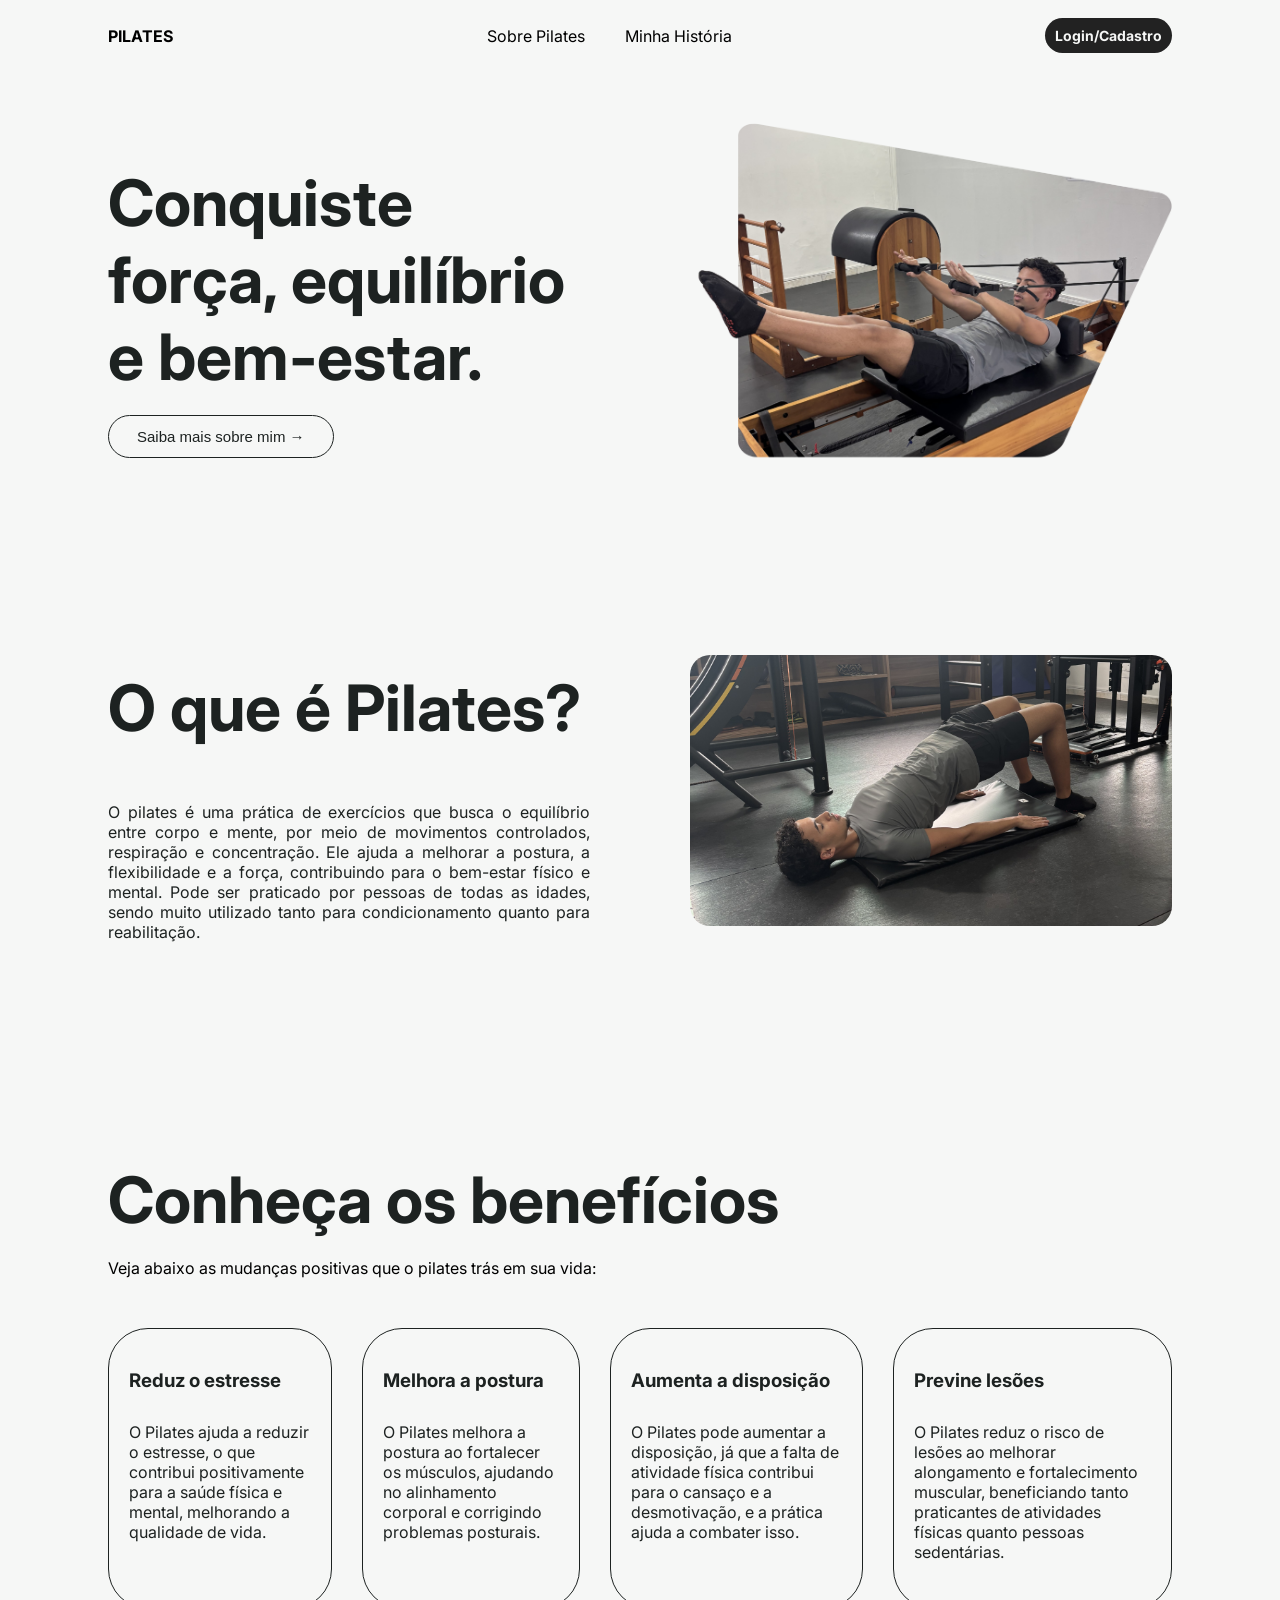
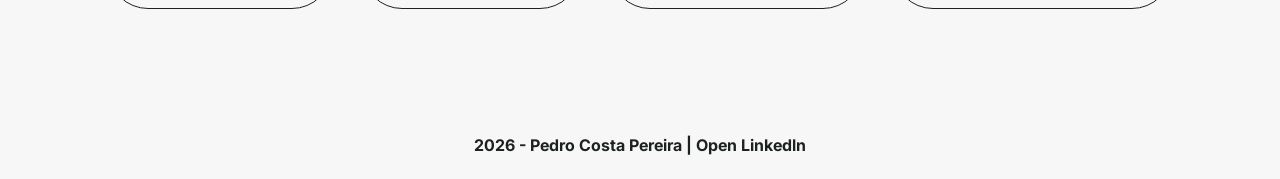
<file: public/index.html>
<!DOCTYPE html>
<html lang="en">
<head>
    <meta charset="UTF-8">
    <meta name="viewport" content="width=device-width, initial-scale=1.0">

    <title>Pilates - Início</title>

    <link rel="icon" href="assets/icons/icone.png">
    <link rel="stylesheet" href="css/institucional.css">
</head>
<body>
    
    <header>

        <div class="titulo"><a href="index.html">PILATES</a></div>

        <div class="header-pags">
            <a id="sobre_pilates" onclick="adicionarNegrito()" href="#secao-2">Sobre Pilates</a>
            <a href="minha-historia.html">Minha História</a>
        </div>

        <div class="header-botao">
            <a href="login.html">Login/Cadastro</a>
        </div>

    </header>

    <div class="secao">

        <div class="secao-principal">
            <h1>Conquiste <br>
                força, equilíbrio <br>
                e bem-estar.</h1>

            <button><a href="minha-historia.html">Saiba mais sobre mim →</a></button>
        </div>

        <div class="secao-img">
            <img src="assets/img/in-1.png" alt="Imagem Principal Seção 1" title="Execução do exercício 'The Hundred' no Reformer">
        </div>

    </div>

    <div class="secao" id="secao-2">

        <div class="secao-principal">
            <h1>O que é Pilates?</h1> <br>

            <p>O pilates é uma prática de exercícios que busca o equilíbrio
                entre corpo e mente, por meio de movimentos controlados,
                respiração e concentração. Ele ajuda a melhorar a postura, a
                flexibilidade e a força, contribuindo para o bem-estar
                físico e mental. Pode ser praticado por pessoas de todas as
                idades, sendo muito utilizado tanto para condicionamento
                quanto para reabilitação.</p>
        </div>

        <div class="secao-img">
            <img src="assets/img/in-2.png" alt="Imagem Principal Seção 2" title="Execução do exercício 'Elevação Pélvica' no colchonete">
        </div>

    </div>

    <div class="secao" id="secao-3">

        <div class="secao-conteudo">

            <div class="secao-cards-principal">
                <h1>Conheça os benefícios</h1> 
                <p>Veja abaixo as mudanças positivas que o pilates trás em sua vida:</p>
            </div>

            <div class="secao-cards">

                <div class="card">
                    <h3 class="card-titulo">Reduz o estresse</h3>
                    <p>O Pilates ajuda a reduzir o estresse, o que contribui positivamente para a saúde física e mental,
                        melhorando a qualidade de vida.</p>
                </div>

                <div class="card">
                    <h3 class="card-titulo">Melhora a postura</h3>
                    <p>O Pilates melhora a postura ao fortalecer os músculos, ajudando no alinhamento corporal
                        e corrigindo problemas posturais.</p>
                </div>

                <div class="card">
                    <h3 class="card-titulo">Aumenta a disposição</h3>
                    <p>O Pilates pode aumentar a disposição, já que a falta de atividade física contribui para o cansaço e
                        a desmotivação, e a prática ajuda a combater isso.</p>
                </div>  

                <div class="card">
                    <h3 class="card-titulo">Previne lesões</h3>
                    <p>O Pilates reduz o risco de lesões ao melhorar alongamento e fortalecimento muscular, beneficiando tanto
                        praticantes de atividades físicas quanto pessoas sedentárias.</p>
                </div>  

            </div>

        </div>
    </div>

    <footer>

        <div class="titulo">2026 - Pedro Costa Pereira | <a href="http://www.linkedin.com/in/pedrocosta6/">Open Linkedln</a></div>

    </footer>

</body>
</html>

<script>

    // Função para adicionar negrito ao elemento clicável do header
    function adicionarNegrito()
    {
        sobre_pilates.innerHTML = `<b>Sobre Pilates</b>`;
    }

</script>
</file>
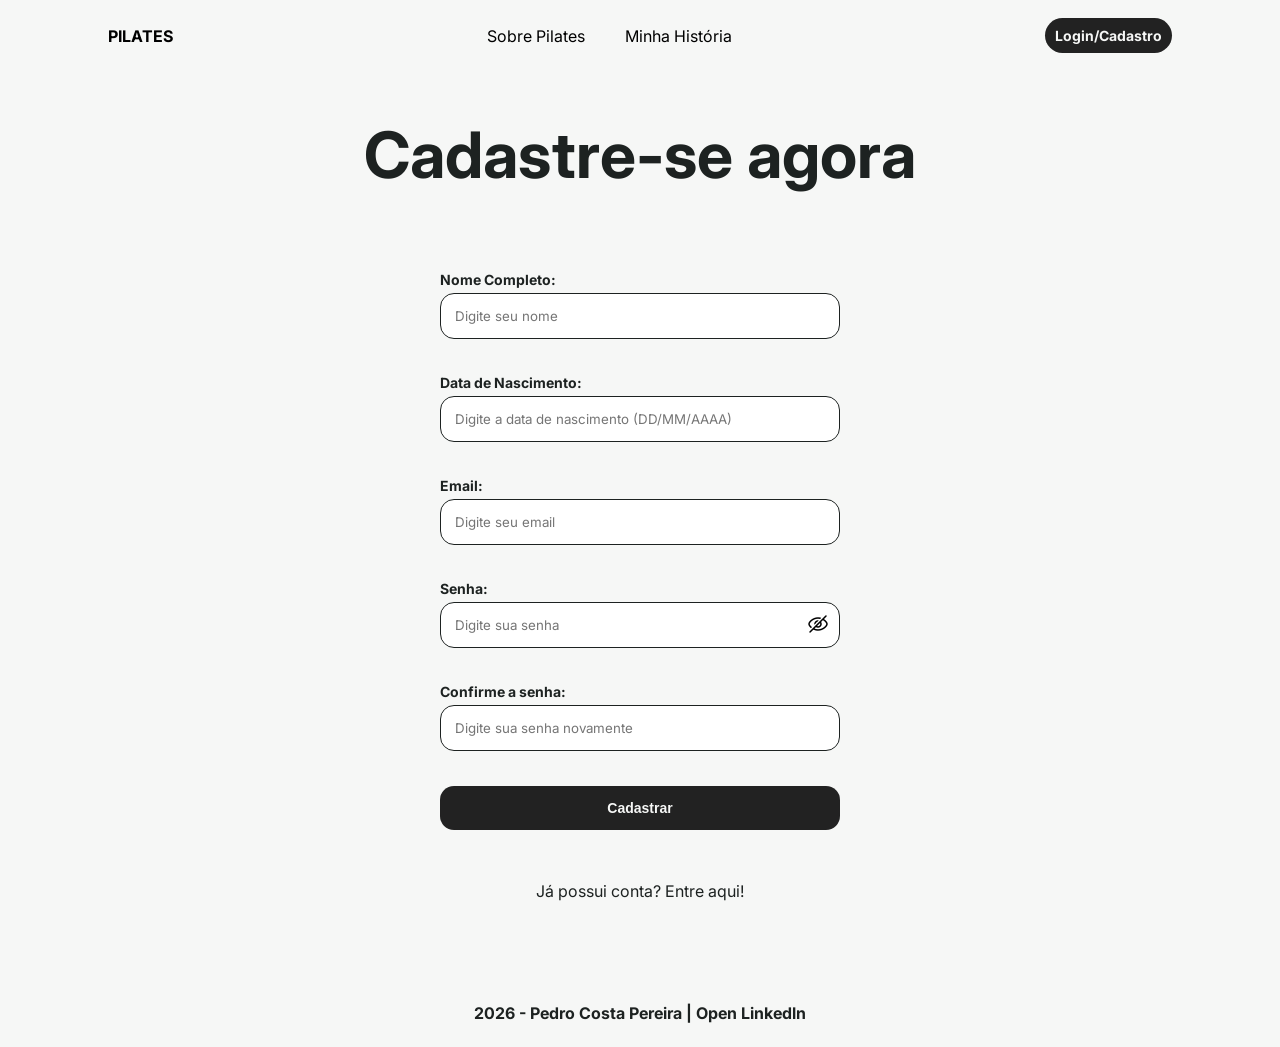
<file: public/cadastro.html>
<!DOCTYPE html>
<html lang="en">
<head>
    <meta charset="UTF-8">
    <meta name="viewport" content="width=device-width, initial-scale=1.0">

    <title>Pilates - Cadastre-se</title>

    <script src="js/sessao.js"></script>

    <link rel="icon" href="assets/icons/icone.png">
    <link rel="stylesheet" href="css/institucional.css">
    <link rel="stylesheet" href="css/formulario.css">

</head>
<body>

    <header>

        <div class="titulo"><a href="index.html">PILATES</a></div>

        <div class="header-pags">
            <a href="#secao-2">Sobre Pilates</a>
            <a href="minha-historia.html">Minha História</a>
        </div>

        <div class="header-botao">
            <a href="login.html">Login/Cadastro</a>
        </div>

    </header>

    <div class="form">

        <h1>Cadastre-se agora</h1>

        <div class="campo">
            <p>Nome Completo:</p>
            <input type="text" id="ipt_nome_user" placeholder="Digite seu nome">
        </div>
        
        <div class="campo">
            <p>Data de Nascimento:</p>
            <input type="text" id="ipt_nascimento_user" placeholder="Digite a data de nascimento (DD/MM/AAAA)">
        </div>

        <div class="campo">
            <p>Email:</p>
            <input type="email" id="ipt_email_user" placeholder="Digite seu email">
        </div>

        <div class="campo">
            <p>Senha:</p>
            <div id="div_olho" class="div_olho">
                <input type="password" id="ipt_senha_user" placeholder="Digite sua senha">
                <img id="olho" onclick="verSenha()" class="olho-visivel" src="assets/icons/not-visible.png" alt="">
            </div>
        </div>

        <div class="campo"> 
            <p>Confirme a senha:</p>
            <input type="password" id="ipt_conf_senha_user" placeholder="Digite sua senha novamente">
        </div>

        <div class="campo">
            <button onclick="cadastrar()">Cadastrar</button>
        </div>

        <p>Já possui conta? <a href="login.html">Entre aqui!</a></p>

    </div>

    <footer>

        <div class="titulo">2026 - Pedro Costa Pereira | <a href="http://www.linkedin.com/in/pedrocosta6/">Open Linkedln</a></div>

    </footer>
    
</body>
</html>

<script>

    function cadastrar()
    {

        var nomeVar = ipt_nome_user.value;
        var dataBruta = ipt_nascimento_user.value;

        var dia = dataBruta[0] + dataBruta[1]; // extrai o dia da string
        var mes = dataBruta[3] + dataBruta[4]; // extrai o mes da string
        var ano = dataBruta[6] + dataBruta[7] + dataBruta[8] + dataBruta[9] // extrai o ano da string

        // reorganiza a data para formato AAAA-MM-DD (como deve ser pra inserir uma data no mysql)
        var nascimentoVar = ano + `-` + mes + `-` + dia;

        var emailVar = ipt_email_user.value;
        var senhaVar = ipt_senha_user.value;
        var confirmacaoSenhaVar = ipt_conf_senha_user.value;

        console.log(nomeVar, emailVar, senhaVar, confirmacaoSenhaVar);

        // Verificações
        if (nomeVar == "" || emailVar == "" || senhaVar == "" || confirmacaoSenhaVar == "")
        {
            alert(`Verifique campos em branco`);
            return false;
        }

        else if (nomeVar.length < 3)
        {
            alert(`Seu nome deve ter mais de 1 caractere`);
            return false;
        }

        else if (!dataBruta.includes('/'))
        {
            alert(`Certifique-se que sua data de nascimento está seguindo esse formato: DD/MM/AAAA`);
            return false;
        }

        else if (!emailVar.includes("@") || !emailVar.includes(".com"))
        {
            alert(`Certifique-se que seu e-mail contenha "@" e ".com"`);
            return false;
        }

        else if (senhaVar.length < 5)
        {
            alert(`Sua senha deve conter mais de 5 caracteres`);
            return false;
        }

        else if (confirmacaoSenhaVar != senhaVar)
        {
            alert(`Sua senha não está igual`)
            return false;
        }

        else
        {
            // Faz a requisição
            // quando o servidor responder
            // verifica se deu ok
            // converte o conteúdo
            // usa os dados
            // se qualquer coisa der errado no caminho -> cai no catch
            fetch("/usuario/cadastrar-usuario",
            {
                method: "POST",
                headers: {
                    "Content-Type": "application/json",
                },
                
                body: JSON.stringify({
                    
                    nomeServer: nomeVar,
                    dtNascServer: nascimentoVar,
                    emailServer: emailVar,
                    senhaServer: senhaVar,
                    confSenhaServer: confirmacaoSenhaVar
                }),
            })
                .then(function (resposta)
                {
                    console.log("resposta: ", resposta);

                    // Cadastro bem-sucedido: avisa o user e redireciona dps de  1s
                    if (resposta.ok)
                    {
                        alert("Cadastro realizado com sucesso! Redirecionando para tela de Login");

                        setTimeout(() => {
                            window.location = "login.html";
                        }, 1000);
                    }
                    
                    else
                    {
                        throw alert("Houve um erro ao tentar realizar o cadastro!");
                    }
                })
                .catch(function (resposta)
                {
                    alert(`#ERRO: ${resposta}`);
                });

            return false;
        }
    }

</script>
</file>
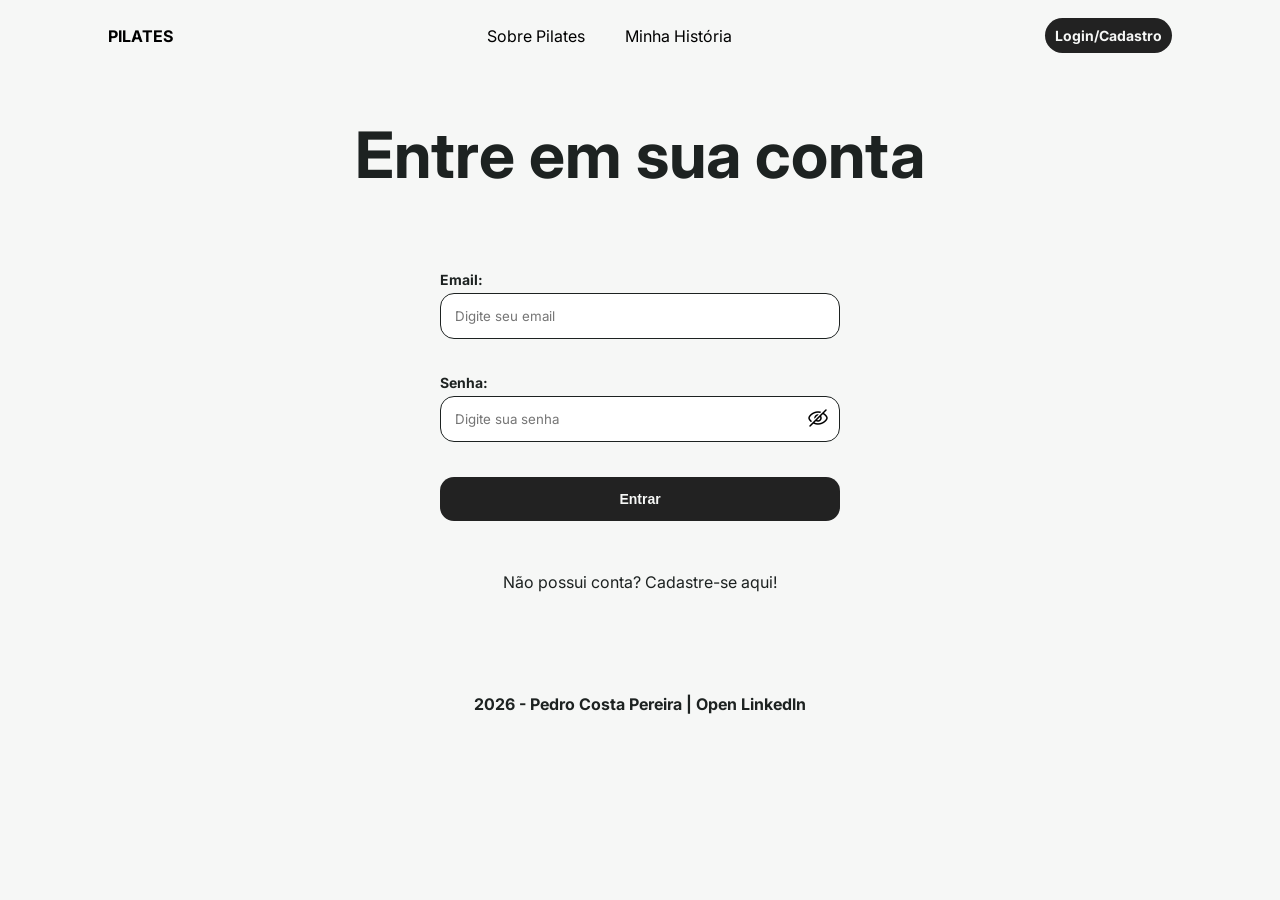
<file: public/login.html>
<!DOCTYPE html>
<html lang="en">
<head>
    <meta charset="UTF-8">
    <meta name="viewport" content="width=device-width, initial-scale=1.0">

    <title>Pilates - Entrar</title>

    <script src="js/sessao.js"></script>

    <link rel="icon" href="assets/icons/icone.png">
    <link rel="stylesheet" href="css/institucional.css">
    <link rel="stylesheet" href="css/formulario.css">
</head>
<body>

    <header>

        <div class="titulo"><a href="index.html">PILATES</a></div>

        <div class="header-pags">
            <a href="#secao-2">Sobre Pilates</a>
            <a href="minha-historia.html">Minha História</a>
        </div>

        <div class="header-botao">
            <a href="login.html">Login/Cadastro</a>
        </div>

    </header>

    <div class="form">

        <h1>Entre em sua conta</h1>

        <div class="campo">
            <p>Email:</p>
            <input type="email" id="ipt_email_user" placeholder="Digite seu email">
        </div>

        <div class="campo">
            <p>Senha:</p>
            <div id="div_olho" class="div_olho">
                <input type="password" id="ipt_senha_user" placeholder="Digite sua senha">
                <img id="olho" onclick="verSenha()" class="olho-visivel" src="assets/icons/not-visible.png" alt="">
            </div>
        </div>

        <div class="campo">
            <button onclick="entrar()">Entrar</button>
        </div>

        <p>Não possui conta? <a href="cadastro.html">Cadastre-se aqui!</a></p>

        <div id="div_aguardar" class="loading-div">
            <img src="assets/icons/circle-loading.gif" id="loading-gif">
        </div>

    </div>

    <footer>

        <div class="titulo">2026 - Pedro Costa Pereira | <a href="http://www.linkedin.com/in/pedrocosta6/">Open Linkedln</a></div>

    </footer>
    
</body>
</html>


<script>

    function entrar()
    {
        // função que realiza o login do usuário

        var emailVar = ipt_email_user.value; // captura email digitado no input
        var senhaVar = ipt_senha_user.value; // captura senha digitada no input

        // valida se algum campo está vazio
        if (emailVar == "" || senhaVar == "")
        {
            alert(`Verifique campos em branco`)
            return false;
        }

        console.log("FORM LOGIN: ", emailVar);
        console.log("FORM SENHA: ", senhaVar);

        document.getElementById("div_aguardar").style.display = "block";

        // Faz a requisição
        // quando o servidor responder
        // verifica se deu ok
        // converte o conteúdo
        // usa os dados
        // se qualquer coisa der errado no caminho -> cai no catch
        fetch("/usuario/autenticar-usuario",
        {
            method: "POST", // define método HTTP como POST para envio de dados
            headers: {
                "Content-Type": "application/json" // informa que o corpo da requisição está em JSON
            },
            body: JSON.stringify({
                // converte os dados JS para JSON para envio ao backend

                emailServer: emailVar, // envia email
                senhaServer: senhaVar // envia senha
            })
        }).then(function (resposta)
        {
            // trata resposta do backend após login

            console.log("ESTOU NO THEN DO entrar()!")

            // login autorizado
            if (resposta.ok)
            {
                console.log(resposta);

                resposta.json().then(json => {
                    // converte resposta em JSON
                    console.log(json);
                    console.log(JSON.stringify(json));

                    sessionStorage.EMAIL_USUARIO = json.email; // armazena email na sessão
                    sessionStorage.NOME_USUARIO = json.nome; // armazena nome na sessão
                    sessionStorage.ID_USUARIO = json.id; // armazena id na sessão
                    sessionStorage.OBJETIVO_USUARIO = json.objetivo; // armazena objetivo na sessão
                    sessionStorage.GENERO_USUARIO = json.genero; // armazena genero na sessão

                    // redireciona para página inicial após login
                    setTimeout(function ()
                    {
                        window.location = "inicio.html";
                        alert(`Seja bem vindo(a), ${sessionStorage.NOME_USUARIO}`)
                    }, 1000); // apenas para exibir o loading

                    console.log("SALVEI:", sessionStorage);
                });

            }
            
            else
            {
                // caso login falhe
                resposta.text().then(texto => {
                    // Esconde o loading se der erro
                    document.getElementById("div_aguardar").style.display = "none";

                    console.error(texto);
                });
            }

        }).catch(function (erro)
        {
            // Esconde o loading se cair no catch
            document.getElementById("div_aguardar").style.display = "none";

            // erro na requisição
            console.log(erro);
        })

        return false;
    }

</script>
</file>
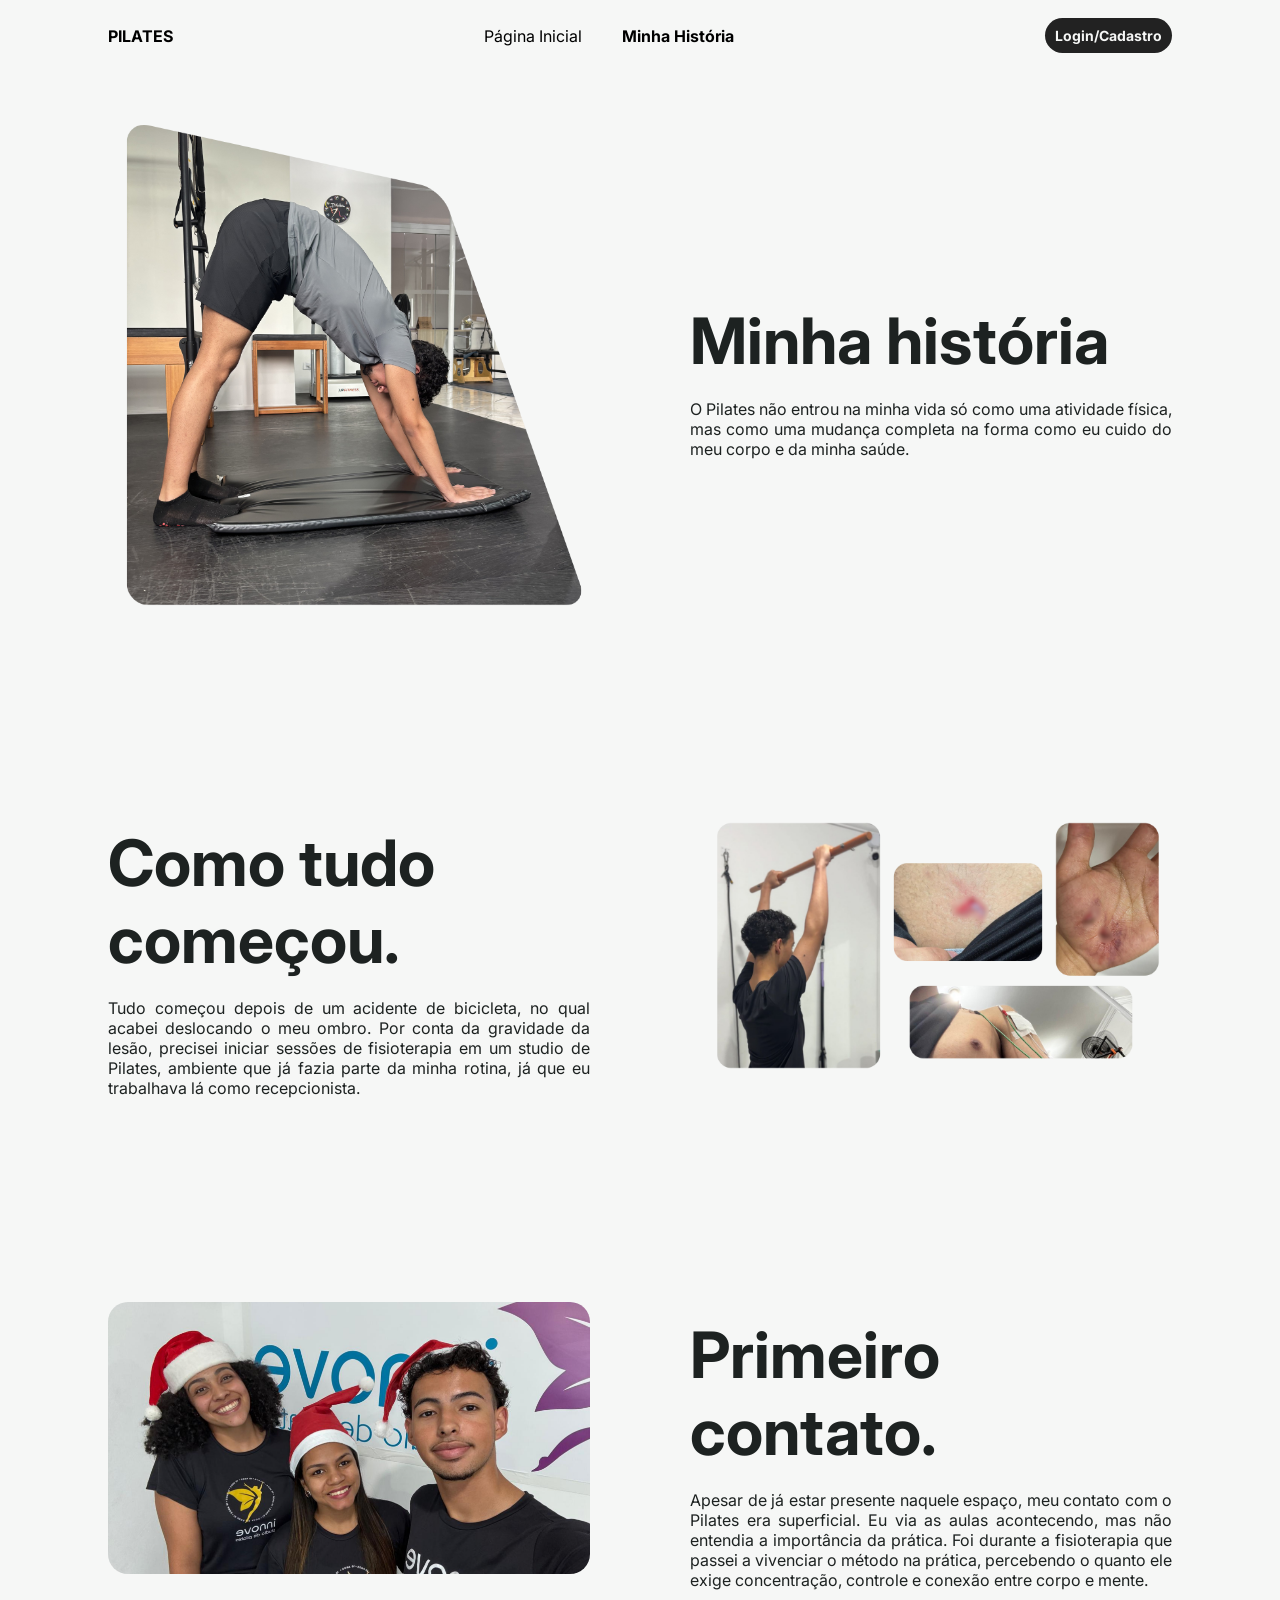
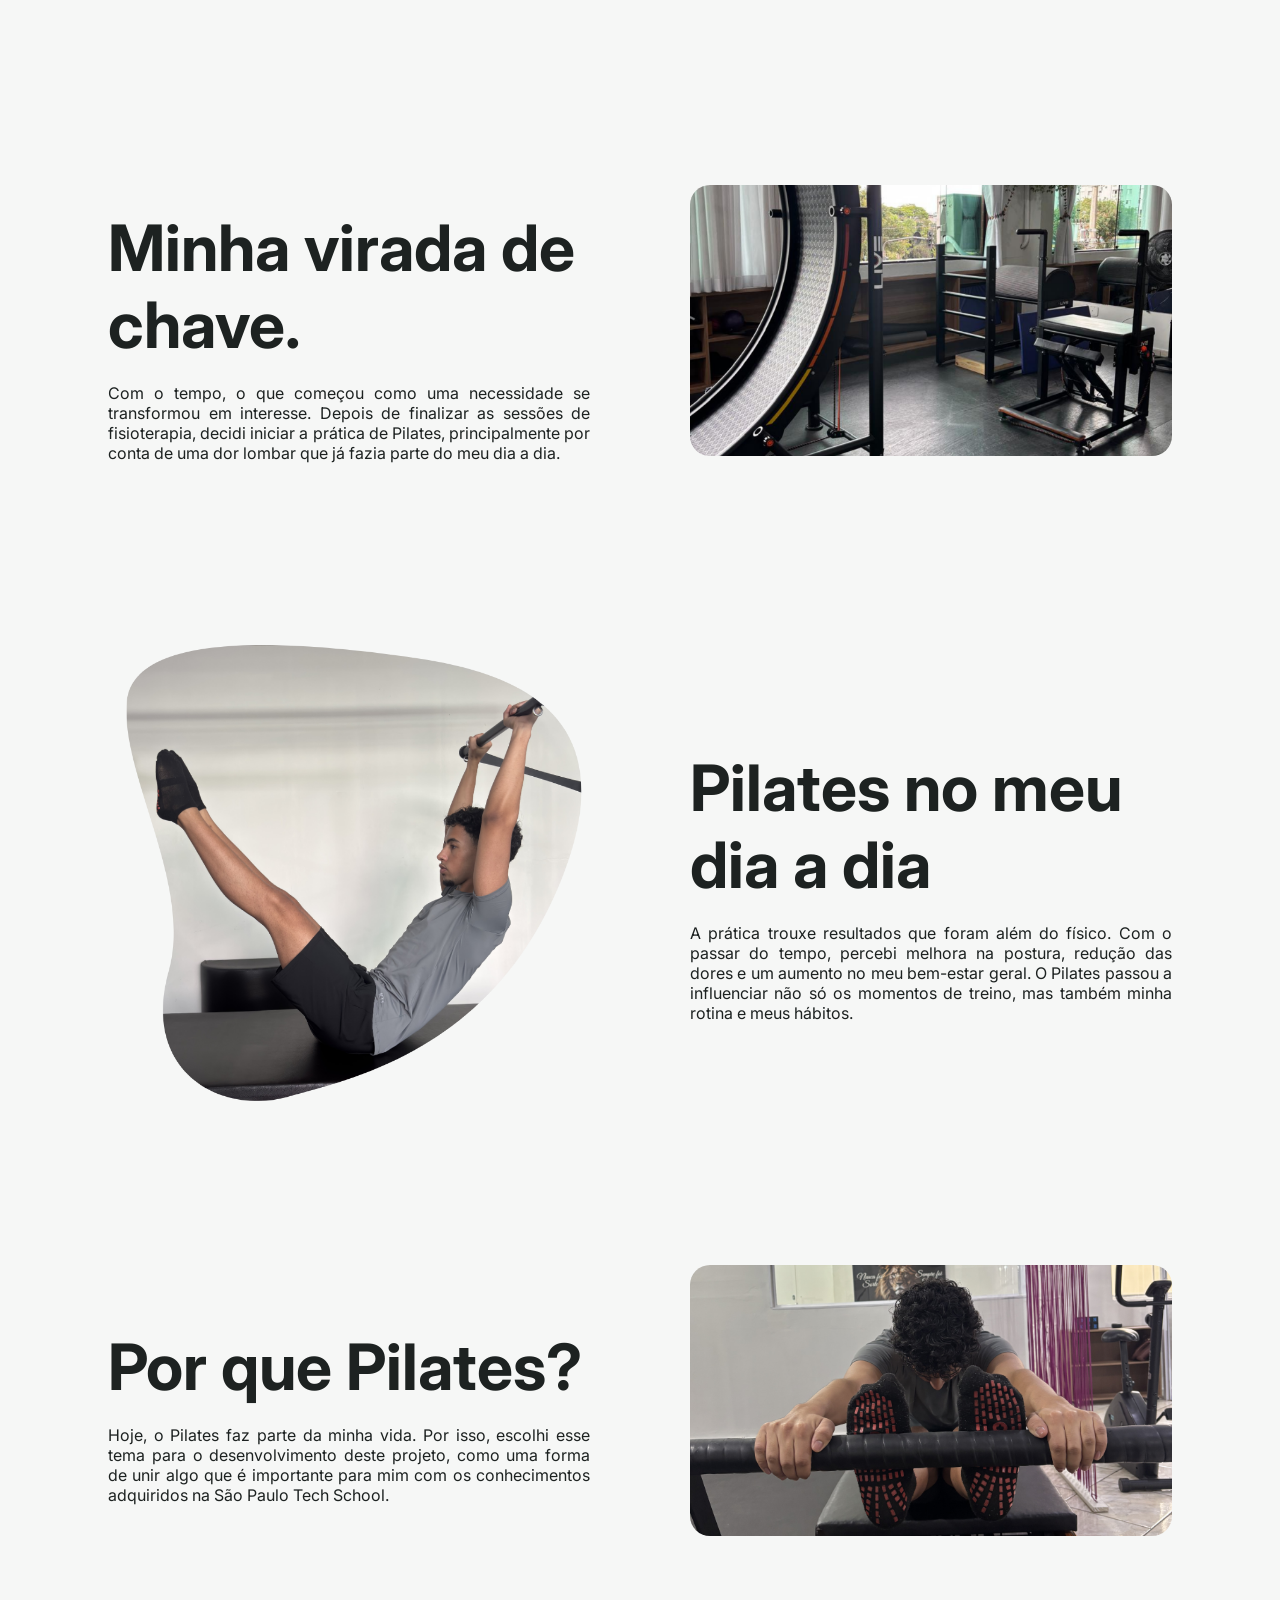
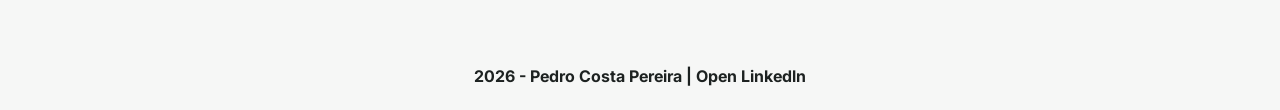
<file: public/minha-historia.html>
<!DOCTYPE html>
<html lang="en">
<head>
    <meta charset="UTF-8">
    <meta name="viewport" content="width=device-width, initial-scale.0">

    <title>Pilates - Minha História</title>

    <link rel="icon" href="assets/icons/icone.png">
    <link rel="stylesheet" href="css/institucional.css">
    <link rel="icon" href="assets/icons/icone.png">
</head>
<body>
    
    <header>

        <div class="titulo"><a href="index.html">PILATES</a></div>

        <div class="header-pags">
            <a href="index.html">Página Inicial</a>
            <a href="minha-historia.html"><b>Minha História</b></a>
        </div>

        <div class="header-botao">
            <a href="login.html">Login/Cadastro</a>
        </div>

    </header>

    <div class="secao">

        <div class="secao-img-esquerda">
            <img src="assets/img/mh-1.png" alt="Imagem Principal Seção 1" title="Execução do exercício 'V Invertido' no colchonete">
        </div>

        <div class="secao-principal">
            <h1>Minha história</h1>

            <p>O Pilates não entrou na minha vida só como uma atividade física,
                mas como uma mudança completa na forma como eu cuido do meu corpo e da minha saúde.</p>
        </div>

    </div>

    <div class="secao">

        <div class="secao-principal">
            <h1>Como tudo começou.</h1> 

            <p>Tudo começou depois de um acidente de bicicleta, no qual acabei deslocando o meu ombro.
                Por conta da gravidade da lesão, precisei iniciar sessões de fisioterapia em um studio de Pilates,
                ambiente que já fazia parte da minha rotina, já que eu trabalhava lá como recepcionista.</p>
        </div>

        <div class="secao-img">
            <img src="assets/img/mh-2.png" alt="Imagem Principal Seção 2" title="Fotos relacionadas ao acidente e recuperação inicial">
        </div>

    </div>

    <div class="secao">

        <div class="secao-img-esquerda">
            <img src="assets/img/mh-3.png" alt="Imagem Principal Seção 3" title="Foto da equipe de sábado do studio de pilates">
        </div>

        <div class="secao-principal">
            <h1>Primeiro contato.</h1>

            <p>Apesar de já estar presente naquele espaço, meu contato com o Pilates era superficial.
                Eu via as aulas acontecendo, mas não entendia a importância da prática.
                Foi durante a fisioterapia que passei a vivenciar o método na prática,
                percebendo o quanto ele exige concentração, controle e conexão entre corpo e mente.</p>
        </div>

    </div>

    <div class="secao">

        <div class="secao-principal">
            <h1>Minha virada de chave.</h1>

            <p>Com o tempo, o que começou como uma necessidade se transformou em interesse.
                Depois de finalizar as sessões de fisioterapia, decidi iniciar a prática de Pilates,
                principalmente por conta de uma dor lombar que já fazia parte do meu dia a dia.</p>
        </div>

        <div class="secao-img">
            <img src="assets/img/mh-4.png" alt="Imagem Principal Seção 4" title="Foto de uma das salas do studio de pilates">
        </div>

    </div>

    <div class="secao">

        <div class="secao-img-esquerda">
            <img src="assets/img/mh-5.png" alt="Imagem Principal Seção 5" title="Execução do exercício 'Teaser' no Cadillac">
        </div>

        <div class="secao-principal">
            <h1>Pilates no meu dia a dia</h1>

            <p>A prática trouxe resultados que foram além do físico. Com o passar do tempo, percebi melhora na postura,
                redução das dores e um aumento no meu bem-estar geral. O Pilates passou a influenciar não só os momentos de treino,
                mas também minha rotina e meus hábitos.</p>
        </div>

    </div>

    <div class="secao">

        <div class="secao-principal">
            <h1>Por que Pilates?</h1>

            <p>Hoje, o Pilates faz parte da minha vida. Por isso, escolhi esse tema para o desenvolvimento deste projeto,
                como uma forma de unir algo que é importante para mim com os conhecimentos adquiridos na São Paulo Tech School.</p>
        </div>

        <div class="secao-img">
            <img src="assets/img/mh-6.png" alt="Imagem Principal Seção 6" title="Execução do exercício 'Alongamento de posterior' no Reformer">
        </div>

    </div>

    

    <footer>

        <div class="titulo">2026 - Pedro Costa Pereira | <a href="http://www.linkedin.com/in/pedrocosta6/">Open Linkedln</a></div>

    </footer>

</body>
</html>
</file>
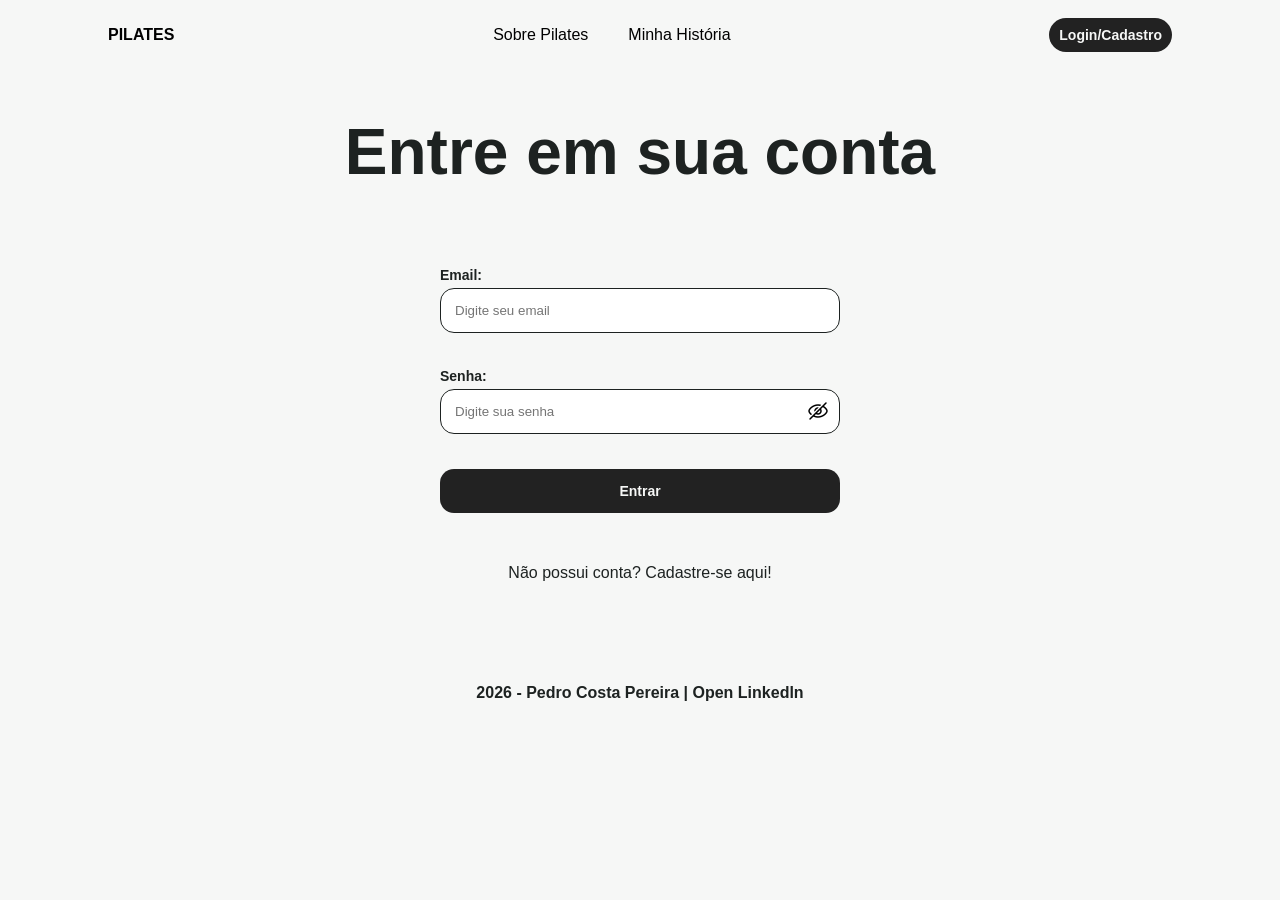
<file: public/preferencias.html>
<!DOCTYPE html>
<html lang="en">
<head>
    <meta charset="UTF-8">
    <meta name="viewport" content="width=device-width, initial-scale=1.0">

    <title>Pilates - Preferências</title>

    <script src="js/sessao.js"></script>
    
    <link rel="icon" href="assets/icons/icone.png">
    <link rel="stylesheet" href="css/institucional.css">
    <link rel="stylesheet" href="css/formulario.css">
</head>
<body onload="validarSessao()">

    <div class="form">

        <h1>Cadastre suas preferências</h1>
        <p>Preencha para personalizar sua experiência.</p>

        <div class="campo">
            <p>Gênero musical</p>
            <select name="" id="ipt_genero_musical">
                <option value="">Selecione...</option>
                <option value="Pop">Pop</option>
                <option value="Rock">Rock</option>
                <option value="Hip Hop">Hip Hop</option>
                <option value="Sertanejo">Sertanejo</option>
                <option value="Funk">Funk</option>
                <option value="Reggae">Reggae</option>
                <option value="MPB">MPB</option>
            </select> 
        </div>
        
        <div class="campo">
            <p>Objetivo com o Pilates</p>
            <select name="" id="ipt_objetivo_pilates">
                <option value="">Selecione...</option>
                <option value="Postura">Melhorar a postura</option>
                <option value="Flexibilidade">Ganhar flexibilidade</option>
                <option value="Fortalecimento">Fortalecer o corpo</option>
                <option value="Reabilitação">Reabilitação de lesões</option>
                <option value="Qualidade de Vida">Melhorar a qualidade de vida</option>
            </select>
        </div>

        <div class="campo">
            <p>Quando você começou a praticar Pilates?</p>
            <input type="text" id="ipt_tempo_treino" placeholder="Digite a data de início (DD/MM/AAAA)">
        </div>

        <div class="campo">
            <button onclick="cadastrarPreferencias()">Salvar Preferências</button>
        </div>

    </div>

    
</body>
</html>

<script>

    function cadastrarPreferencias()
    {
        // função chamada ao enviar preferências do user

        // captura valores do front
        var generoMusicalVar = ipt_genero_musical.value;
        var objetivoPilatesVar = ipt_objetivo_pilates.value;
        var dataBruta = ipt_tempo_treino.value;

        var dia = dataBruta[0] + dataBruta[1]; // extrai o dia da string
        var mes = dataBruta[3] + dataBruta[4]; // extrai o mes da string
        var ano = dataBruta[6] + dataBruta[7] + dataBruta[8] + dataBruta[9] // extrai o ano da string

        // reorganiza a data para formato AAAA-MM-DD (como deve ser pra inserir uma data no mysql)
        var tempoTreinoVar = ano + `-` + mes + `-` + dia;

        // pega id do user logado salvo na sessão do navegador
        var fkUsuario = sessionStorage.ID_USUARIO;

        // valida se gênero foi selecionado
        if (generoMusicalVar == '')
        {
            alert("Selecione um gênero musical");
            return false;
        }

        // valida se objetivo foi selecionado
        else if (objetivoPilatesVar == '')
        {
            alert("Selecione um objetivo");
            return false;
        }

        // valida a data digitada
        else if (!dataBruta.includes('/'))
        {
            alert(`Certifique-se que sua data está seguindo esse formato: DD/MM/AAAA`);
            return false;
        }

        // envia dados para o backend caso validações passem
        else
        {
            // Enviando o valor da nova input

            // Faz a requisição
            // quando o servidor responder
            // verifica se deu ok
            // converte o conteúdo
            // usa os dados
            // se qualquer coisa der errado no caminho -> cai no catch
            fetch("/preferencia/cadastrar-preferencias",
            {
                method: "POST", // define método HTTP como POST para envio de dados
                headers:
                {
                    "Content-Type": "application/json", // informa que o corpo da requisição está em JSON
                },
                body: JSON.stringify({
                    // converte os dados JS para JSON para envio ao backend

                    generoMusicalServer: generoMusicalVar, // envia gênero musical
                    objetivoPilatesServer: objetivoPilatesVar, // envia objetivo do usuário
                    tempoTreinoServer: tempoTreinoVar, // envia data formatada
                    fkUsuarioServer: fkUsuario // envia fk do usuário logado
                }),
            })
                .then(function (resposta)
                {
                    // executa quando o backend responde

                    console.log("resposta: ", resposta); // log da resposta do servidor

                    if (resposta.ok)
                    {
                        alert("Preferências cadastradas com sucesso!");
                        alert("Saia e entre na sua conta novamente para os dados serem exibidos corretamente!")

                        // redireciona para página inicial após 1s
                        setTimeout(() => {
                            window.location = "inicio.html";
                        }, 1000);
                    }
                    
                    else
                    {
                        // erro caso resposta não seja ok
                        throw alert("Houve um erro ao tentar realizar o cadastro!");
                    }
                })
                .catch(function (resposta)
                {
                    // captura erro no fetch
                    alert(`#ERRO: ${resposta}`);
                });

            return false;
        }
    }

</script>
</file>
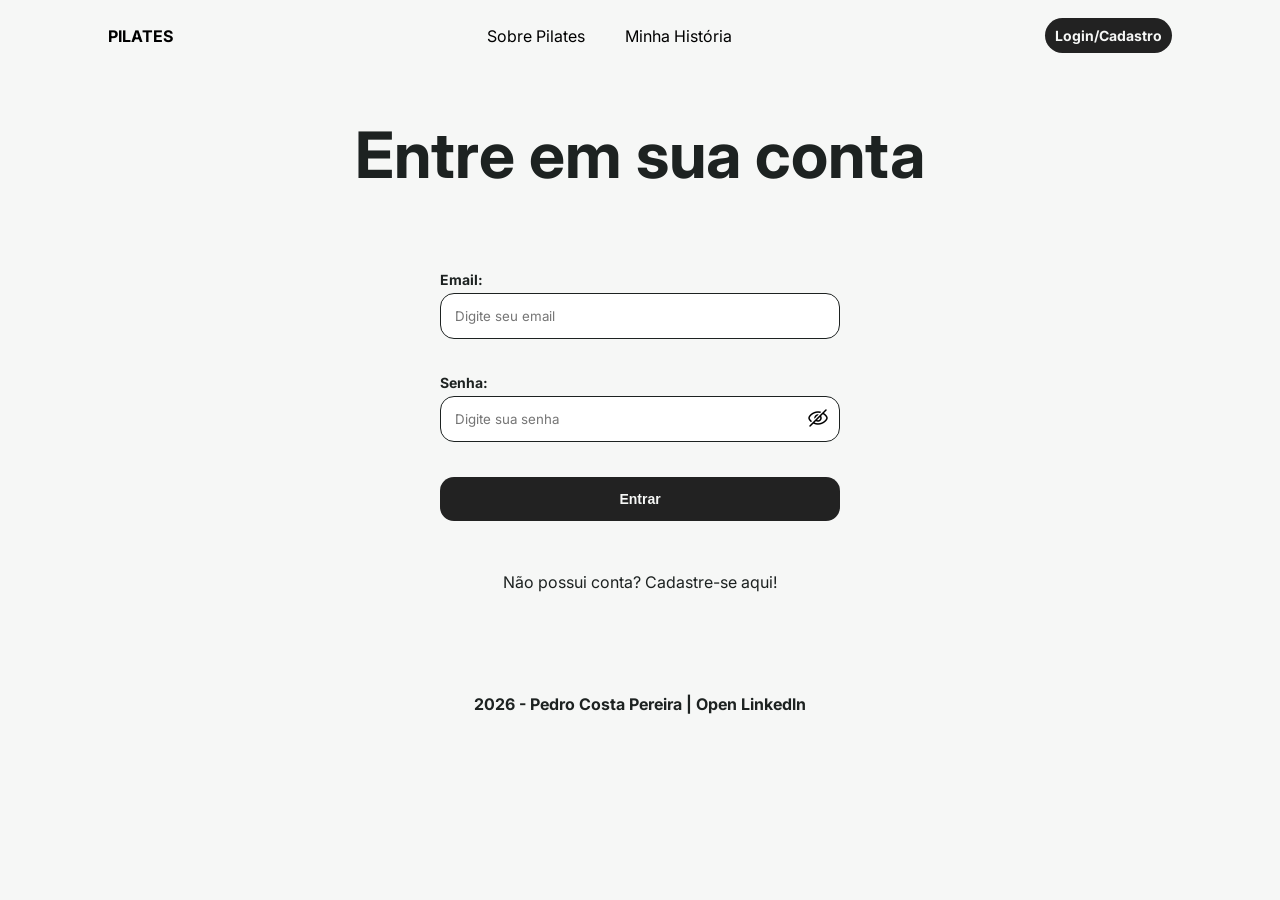
<file: public/quiz.html>
<!DOCTYPE html>
<html lang="en">
<head>
    <meta charset="UTF-8">
    <meta name="viewport" content="width=device-width, initial-scale=1.0">

    <title>Pilates - Quiz</title>

    <script src="js/sessao.js"></script>

    <link rel="icon" href="assets/icons/icone.png">
    <link rel="stylesheet" href="css/quiz.css">
    <link rel="stylesheet" href="css/formulario.css">
    <link rel="stylesheet" href="css/institucional.css">
</head>
<body onload="validarSessao()">

    <header>

        <p><a href="inicio.html">← Voltar</a></p>
        
    </header>

    <div class="form" id="form">

        <h1>Iniciar Quiz</h1>

        <p id="id-orientacao">Clique no botão abaixo para iniciar sua tentativa:</p>

        <div class="campo">
            <button onclick="iniciarQuiz()">Iniciar Quiz</button>
        </div>

    </div>

    <div class="form escondido" id="resultado">

        <h1>Parabéns pela sua tentativa!</h1>

        <div class="resultado">
            <span>Quantidade de acertos: <span id="spanCertas"></span></span>
            <span>Quantidade de erros: <span id="spanErradas"></span></span>
            <span id="pontuacaoFinal">Pontuação Final: <span id="spanPontuacaoFinal">-</span></span>
            <span id="msgFinal">-</span>  
        </div>

    </div>

    <div class="perguntas escondido" id="perguntas">

        <span>Questão atual: <span id="spanNumeroDaQuestao_atual"></span> de <span id="qtdQuestoes"></span> questões.</span>

        <h1>Responda a questão</h1>

        <div class="pergunta">
            <div class="enunciado" id="enunciado">-</div>
            
            <div class="alternativas" id="alternativas">
                <input type="radio" name="opcao" id="alternativa_a" value="alternativa_a">
                <label for="alternativa_a" id="opcao_a">-</label> <br>

                <input type="radio" name="opcao" id="alternativa_b" value="alternativa_b">
                <label for="alternativa_b" id="opcao_b">-</label> <br>

                <input type="radio" name="opcao" id="alternativa_c" value="alternativa_c">
                <label for="alternativa_c" id="opcao_c">-</label> <br>

                <input type="radio" name="opcao" id="alternativa_d" value="alternativa_d">
                <label for="alternativa_d" id="opcao_d">-</label>
            </div>
        </div>
        
        <div class="campo">
            <div class="navegacao-quiz">
                <button onclick="submeter()" id="btnSubmeter">Verificar resposta</button>
                <button onclick="avancar()" id="btnProx" disabled>Próxima pergunta</button>
            </div>
            <button onclick="tentarNovamente()" id="btnTentarNovamente" class="escondido" disabled>Tentar novamente</button>
        </div>

    </div>
    
</body>
</html>

<script>

    // Questões do quiz
    // cada objeto representa uma questão com alternativas e resposta correta
    let questoes = [
        // 1
        {
            pergunta: '1. Quem criou o método Pilates?',
            alt_a: 'Pehr Henrik',
            alt_b: 'Brian Mulligan',
            alt_c: 'Joseph Hubertus',
            alt_d: 'Robin McKenzie',
            alt_correta: 'alternativa_c'
        },
        // 2
        {
            pergunta: '2. O Pilates é conhecido por unir principalmente:',
            alt_a: 'Força e velocidade',
            alt_b: 'Mente e corpo',
            alt_c: 'Competição e resistência',
            alt_d: 'Carga e impacto',
            alt_correta: 'alternativa_b'
        },
        // 3
        {
            pergunta: '3. Qual destes públicos pode praticar Pilates?',
            alt_a: 'Somente atletas',
            alt_b: 'Apenas idosos',
            alt_c: 'Somente pessoas lesionadas',
            alt_d: 'Pessoas de diferentes idades',
            alt_correta: 'alternativa_d'
        },
        // 4
        {
            pergunta: '4. Qual dos benefícios abaixo está associado à prática regular de Pilates?',
            alt_a: 'Melhora da postura e estabilidade corporal',
            alt_b: 'Perda instantânea de gordura',
            alt_c: 'Aumento exclusivo da força dos braços',
            alt_d: 'Substituição total de exercícios cardiovasculares',
            alt_correta: 'alternativa_a'
        },
        // 5
        {
            pergunta: '5. Qual benefício emocional pode estar associado à prática de Pilates?',
            alt_a: 'Aumento do estresse',
            alt_b: 'Melhora da concentração',
            alt_c: 'Fadiga constante',
            alt_d: 'Perda de coordenação',
            alt_correta: 'alternativa_b'
        },
        // 6
        {
            pergunta: '6. Qual modalidade de Pilates é realizada apenas com o peso do próprio corpo, sem uso de aparelhos?',
            alt_a: 'Pilates no Reformer',
            alt_b: 'Pilates Clínico',
            alt_c: 'Pilates Mat',
            alt_d: 'Pilates Aéreo',
            alt_correta: 'alternativa_c'
        },
        // 7
        {
            pergunta: '7. Qual dos aparelhos abaixo NÃO é destinado para a prática de Pilates?',
            alt_a: 'Cadillac',
            alt_b: 'Smith',
            alt_c: 'Reformer',
            alt_d: 'Chair',
            alt_correta: 'alternativa_b'
        },
        // 8
        {
            pergunta: '8. Qual era o nome original que Joseph Pilates deu ao seu método?',
            alt_a: 'Bodyflow',
            alt_b: 'Contrology',
            alt_c: 'Core Training',
            alt_d: 'Kinesis',
            alt_correta: 'alternativa_b'
        },
        // 9
        {
            pergunta: '9. Em qual cidade os primeiros estúdios de Pilates se popularizaram, atraindo bailarinos e artistas?',
            alt_a: 'Nova York',
            alt_b: 'Los Angeles',
            alt_c: 'Londres',
            alt_d: 'Berlim',
            alt_correta: 'alternativa_a'
        },
        // 10
        {
            pergunta: '10. Para qual grupo Joseph Pilates desenvolveu originalmente seu método durante a Primeira Guerra Mundial?',
            alt_a: 'Soldados do exército alemão em campo de batalha',
            alt_b: 'Atletas olímpicos dos jogos de 1916',
            alt_c: 'Bailarinos da Ópera de Berlim',
            alt_d: 'Internos de um campo de detenção na ilha de Man, na Inglaterra',
            alt_correta: 'alternativa_d'
        }
    ]

    // Variáveis globais
    let numero_da_questao_atual = 0;
    let pontuacao_final = 0;
    let certas = 0;
    let erradas = 0;
    let qtd_questoes = questoes.length;

    function iniciarQuiz()
    {
        // esconde tela inicial e mostra perguntas
        document.getElementById('form').classList.add('escondido');
        document.getElementById('perguntas').classList.remove('escondido');

        // mostra quantidade total de questões
        document.getElementById('qtdQuestoes').innerHTML = qtd_questoes

        // carrega primeira questão
        preencherHTMLcomQuestao_atual(0);

        // controla botões iniciais
        btnSubmeter.disabled = false;
        btnProx.disabled = true;
        btnTentarNovamente.disabled = true;
    }

    function preencherHTMLcomQuestao_atual(index)
    {
        habilitarAlternativas(true); // libera alternativas

        const questao_atual = questoes[index]; // pega questão atual
        numero_da_questao_atual = index; // atualiza o indice

        console.log("questao_atual")
        console.log(questao_atual)

         // mostra número da questão (index começa em 0)
        document.getElementById("spanNumeroDaQuestao_atual").innerHTML = Number(index) + 1;

        document.getElementById("enunciado").innerHTML = questao_atual.pergunta;
        document.getElementById("opcao_a").innerHTML = questao_atual.alt_a;
        document.getElementById("opcao_b").innerHTML = questao_atual.alt_b;
        document.getElementById("opcao_c").innerHTML = questao_atual.alt_c;
        document.getElementById("opcao_d").innerHTML = questao_atual.alt_d;
    }

    function submeter()
    {
        const opcoes = document.getElementsByName("opcao"); // pega radios (alternativas)
        let alternativa_selecionada = false;
        
        // verifica se alguma alternativa foi marcada
        for (let i = 0; i < opcoes.length; i++)
        {
            if (opcoes[i].checked)
            {
                alternativa_selecionada = true;
                break;
            }
        }

        if (!alternativa_selecionada)
        {
            alert("Não há alternativas escolhidas. Escolha uma opção.")
        }

        else
        {
            btnSubmeter.disabled = true
            btnProx.disabled = false

            habilitarAlternativas(false) // bloqueia mudança
            checarResposta() // valida resposta
        }
    }

    function habilitarAlternativas(trueOrFalse)
    {
        let opcao_escolhida = trueOrFalse ? false : true

        // controla enable/disable dos radios

        alternativa_a.disabled = opcao_escolhida;
        alternativa_b.disabled = opcao_escolhida;
        alternativa_c.disabled = opcao_escolhida;
        alternativa_d.disabled = opcao_escolhida;
    }

    function avancar() 
    {
        // controla fluxo do quiz e avanço de questões

        btnProx.disabled = true
        btnSubmeter.disabled = false

        desmarcarRadioButtons()

        if (numero_da_questao_atual < qtd_questoes - 1)
        {
            preencherHTMLcomQuestao_atual(numero_da_questao_atual)
        }
        
        else if (numero_da_questao_atual == qtd_questoes - 1)
        {
            alert("Atenção... a próxima é a ultima questão!")
            preencherHTMLcomQuestao_atual(numero_da_questao_atual)
        }
        
        else
        {
            finalizarJogo() // fim do quiz
        }

        limparCoresBackgroundOpcoes()
    }

    function tentarNovamente()
    {
        // atualiza a página
        window.location.reload();
    }

    function checarResposta()
    {
        const questao_atual = questoes[numero_da_questao_atual] // questão atual 
        const resposta_questao_atual = questao_atual.alt_correta; // qual é a resposta correta da questão atual

        const opcoes = document.getElementsByName("opcao"); // recupera alternativas no html

        let alternativa_correta = null // variável para armazenar a alternativa correta

        // encontra qual label corresponde à correta
        opcoes.forEach((option) => {
            if (option.value === resposta_questao_atual)
            {
                console.log("alternativa_correta está no componente: " + alternativa_correta)

                alternativa_correta = option.labels[0].id
            }
        })

        // verifica se resposta assinalada é correta
        opcoes.forEach((option) => {
            if (option.checked === true && option.value === resposta_questao_atual)
            {
                document.getElementById(alternativa_correta).classList.add("pergunta_certa")

                pontuacao_final += 10;
                certas++
                numero_da_questao_atual++
            }
            
            else if (option.checked && option.value !== resposta_questao_atual)
            {
                const wrongLabelId = option.labels[0].id

                document.getElementById(wrongLabelId).classList.add("pergunta_errada")
                document.getElementById(alternativa_correta).classList.add("pergunta_certa")
                erradas++
                numero_da_questao_atual++
            }
        })
    }

    function limparCoresBackgroundOpcoes()
    {
        const opcoes = document.getElementsByName("opcao");
        opcoes.forEach((option) => {
            document.getElementById(option.labels[0].id).classList.remove("pergunta_errada")
            document.getElementById(option.labels[0].id).classList.remove("pergunta_certa")
        })
    }

    function desmarcarRadioButtons()
    {
        const opcoes = document.getElementsByName("opcao");

        for (let i = 0; i < opcoes.length; i++)
        {
            opcoes[i].checked = false;
        }
    }

    function finalizarJogo()
    {
        // calcula resultado final e envia pro backend
        let textoParaMensagemFinal = null
        const porcentagemFinalDeAcertos = (certas / qtd_questoes) * 100;

        if (porcentagemFinalDeAcertos <= 30) {
            textoParaMensagemFinal = "<br>Parece que você não estudou..."
        }
        else if (porcentagemFinalDeAcertos > 30 && porcentagemFinalDeAcertos < 60)
        {
            textoParaMensagemFinal = "<br>Pode melhorar na próxima, hein!"
        }
        else if (porcentagemFinalDeAcertos >= 60) {
            textoParaMensagemFinal = "<br>Uau, parabéns!"
        }


        document.getElementById('msgFinal').innerHTML = textoParaMensagemFinal

        document.getElementById('btnSubmeter').classList.add('escondido') 
        document.getElementById('btnProx').classList.add('escondido') 
        document.getElementById('btnTentarNovamente').classList.remove('escondido') 

        document.getElementById('perguntas').classList.add('escondido') 
    
        document.getElementById('resultado').classList.remove('escondido') 

        spanCertas.innerHTML = `<b>${certas}</b>`;
        spanErradas.innerHTML = `<b>${erradas}</b>`;
        spanPontuacaoFinal.innerHTML = `<b>${pontuacao_final}</b>pts de um máximo de 100pts`;

        realizarQuiz(pontuacao_final); // salva no banco
    }

    function realizarQuiz(pontuacao)
    {
        // envia resultado pro backend via fetch
        var pontuacaoFinalVar = pontuacao;
        var fkUsuario = sessionStorage.ID_USUARIO;

        // Faz a requisição
        // quando o servidor responder
        // verifica se deu ok
        // converte o conteúdo
        // usa os dados
        // se qualquer coisa der errado no caminho -> cai no catch
        fetch("/quiz/realizar-quiz/",
        {
            method: "POST",
            headers:
            {
                "Content-Type": "application/json",
            },
            body: JSON.stringify({
                // crie um atributo que recebe o valor recuperado aqui
                // Agora vá para o arquivo routes/usuario.js
                pontuacaoQuizServer: pontuacaoFinalVar,
                fkUsuarioServer: fkUsuario
            }),
        })
            .then(function (resposta)
            {
                console.log("resposta: ", resposta);

                if (resposta.ok)
                {
                    
                }
                
                else
                {
                    throw "Houve um erro ao tentar realizar o cadastro!";
                }
            })
            .catch(function (resposta)
            {
                console.log(`#ERRO: ${resposta}`);
            });

        return false;
    }

</script>
</file>
<file: public/css/institucional.css>
@import url('https://fonts.googleapis.com/css2?family=Inter:ital,opsz,wght@0,14..32,100..900;1,14..32,100..900&display=swap');

body
{
    font-family: 'Inter', sans-serif; /* Fonte padrão escolhida*/
    background: #f6f7f6; /* Cor de fundo padrão*/
}

a
{
    text-decoration: none; /* Tira sublinhado dos links*/
    color: inherit; /* Tira azul automatico do link*/
    
}

button
{
    cursor: pointer; /* 'Maozinha' do mouse aparece, inidica que é clicável*/
}

header
{
    display: flex; /* Alinhar elementos horizontalmente*/
    align-items: center; /* Centraliza elementos */
    justify-content: space-between; /* Espaço entre elementos'*/
    padding: 10px 100px; /* Espaçamento interno -> 16px cima e baixo | 110px laterais*/
}

.header-pags
{
    display: flex; /* Alinhar elementos horizontalmente*/
    gap: 40px; /* Espaço entre os links*/
}

.titulo
{
    font-weight: bold; /* Negrito */
}

.header-botao a
{
    background-color: #222222; /* Cor do botão */
    color: #f6f7f6; /* Cor do conteudo do botao*/
    border: none; /* Tira a borda padrão*/
    padding: 9px 10px; /* Espaçamento interno -> 9px cima e baixo | 10px laterais*/
    font-size: 14px; /* Tamanho da escrita do botão*/
    font-weight: bold; /* Negrito */
    border-radius: 999px; /* Botão totalmente arredondado*/
    display: flex; /* Alinhar elementos horizontalmente*/
}

.secao
{
    display: flex; /* Alinhar elementos horizontalmente*/
    align-items: center; /* Centraliza elementos */
    justify-content: space-between; /* Espaço entre elementos'*/
    padding: 50px 0px; /* Espaçamento interno -> 50px cima e baixo | 0 laterais*/
    margin-bottom: 60px; /* Espaço entre uma seção e outra*/
}

.secao-principal
{
    flex: 1; /* Texto ocupa espaço proporcional com outro elemento*/
    padding: 0 100px; /* Espaçamento interno -> 0 cima e baixo | 100px laterais*/
    color: #1d2221; /* Cor do texto*/
}


.secao-principal h1
{
    font-size: 64px; /* Tamanho da escrita*/
    margin-bottom: 20px; /* Espaço embaixo do titulo (h1)*/
}

.secao-principal p
{
    font-size: 16px; /* Tamanho da escrita*/
    text-align: justify; /* Texto justificado*/
}

.secao-principal button
{
    color: #1d2221; /* Cor do texto*/
    background: transparent; /* Botão transparente*/
    border: 1px solid #1d2221; /* Borda do botão*/
    padding: 12px 28px; /* Espaçamento interno -> 12px cima e baixo | 28px laterais*/
    font-size: 15px; /* Tamanho da escrita*/
    border-radius: 999px; /* Botão totalmente arredondado*/
}

.secao-img
{
    flex: 1; /* img ocupa espaço proporcional com outro elemento*/
    padding-right: 100px; /* Espaçamento direito da img até a 'parede'*/
}

.secao-img-esquerda
{
    flex: 1; /* img ocupa espaço proporcional com outro elemento*/
    padding-left: 100px; /* Espaçamento esquerdo da img até a 'parede'*/
}

.secao-img img, .secao-img-esquerda img
{
    width: 100%; /* img ocupa toda a largura da div*/
    border-radius: 20px; /* Arredonda os cantos*/
}

.secao-conteudo
{
    padding: 0 100px; /* Espaçamento interno -> 0 cima e baixo | 100px laterais*/
}

.secao-cards-principal h1
{
    font-size: 64px; /* Tamanho da escrita*/
    margin-bottom: 20px; /* Espaço embaixo do titulo (h1)*/
    color: #1d2221; /* Cor do texto*/
}

.secao-cards
{
    display: flex; /* Alinhar elementos horizontalmente*/
    margin-top: 50px; /* Espaço encima dos cards*/
    gap: 30px; /* Espaço entre os cards*/
    color: #1d2221; /* Cor do texto*/
}

.card
{
    border-radius: 40px; /* Arredonda os cantos*/
    border: 1px solid #1d2221; /* Borda do card*/
    padding:30px 20px; /* Espaçamento interno -> 30px cima e baixo | 20px laterais*/
}

.card .card-titulo
{
    margin-top: 10px; /* Espaço encima do titulo do card*/
    margin-bottom: 30px; /* Espaço embaixo do titulo*/
}

footer
{
    display: flex; /* Alinhar elementos horizontalmente*/
    justify-content: center; /* Centraliza elementos */
    padding: 16px; /* Espaçamento interno -> 16px pros 4 lados*/
    color: #1d2221; /* Cor do texto*/
}

.escondido
{
    display: none; /* Elemento se inicia escondido*/
}
</file>
<file: public/css/formulario.css>
button
{
    cursor: pointer; /* 'Maozinha' do mouse aparece, inidica que é clicável*/
}

.form
{
    display: flex; /* Alinhar elementos horizontalmente*/
    flex-direction: column; /* Elementos ficam em colunas*/
    align-items: center; /* Centraliza elementos */
    padding: 10px 100px; /* Espaçamento interno -> 10px cima e baixo | 100px laterais*/
    gap: 35px; /* Espaço entre os elementos*/
    color: #1d2221; /* Cor do texto*/
    margin-bottom: 60px;
}

.form h1
{
    font-size: 64px; /* Tamanho da escrita*/
}

.campo
{
    display: flex; /* Alinhar elementos horizontalmente*/
    flex-direction: column; /* Elementos ficam em colunas*/
    width: 100%; /* input ocupa toda a largura da div*/
    max-width: 400px; /* Largura máxima do input */
    gap: 5px; /* Espaço entre os elementos*/
}

.campo p
{
    font-size: 14px; /* Tamanho da escrita*/
    font-weight: bold; /* Negrito */
    margin: 0; /* Tira margem padrão*/
}

.campo input
{
    padding: 14px; /* Espaçamento interno -> 14px pros 4 lados*/
    border-radius: 14px; /* Arredonda os cantos*/
    border: 1px solid #1d2221; /* Borda do input*/
    font-family: 'Inter', sans-serif; /* Fonte padrão do site*/
    
}

.campo select
{
    width: 100%; /* faz ocupar todo o container */
    padding: 14px; /* Espaçamento interno -> 14px pros 4 lados*/
    font-size: 14px; /* Tamanho da escrita*/
    border-radius: 14px; /* Arredonda os cantos*/
    border: 1px solid #1d2221; /* Borda do select*/
    font-family: 'Inter', sans-serif; /* Fonte padrão do site*/
}

.campo button
{ 
    padding: 14px; /* Espaçamento interno -> 14px pros 4 lados*/
    font-size: 14px; /* Tamanho da escrita*/
    font-weight: bold; /* Negrito */
    border-radius: 14px; /* Arredonda os cantos*/
    border: none; /* Tira a borda padrão*/
    background-color: #222222; /* Cor do botão */
    color: #f6f7f6; /* Cor do conteudo do botao*/
}

.erro
{
    display: flex; /* Alinhar elementos horizontalmente*/
    justify-content: center; /* Centraliza elementos */
}

.loading-div
{
    display: none; /* Elemento se inicia escondido e vai se mostrar no carregamento*/
    justify-content: center; /* Centraliza elementos */
    margin-top: 10px; /* Espaço encima do loading*/
}

#loading-gif
{
    width: 50px; /* Largura*/
    height: 50px; /* Altura*/
}




.div_olho
{
    position: relative;
}

.div_olho input
{
    width: 100%;
    box-sizing: border-box;
}

.olho-visivel
{
    position: absolute;
    cursor: pointer;
    top: 10px;
    right: 10px;
}


.escondido
{
    display: none;
}
</file>
<file: public/css/quiz.css>
.perguntas
{
    display: flex; /* Alinhar elementos horizontalmente*/
    flex-direction: column; /* Elementos ficam em colunas*/
    align-items: center; /* Centraliza elementos */
    padding: 0 100px; /* Espaçamento interno -> 0 cima e baixo | 100px laterais*/
    gap: 25px; /* Espaço entre os elementos*/
    color: #1d2221; /* Cor do texto*/
}

.pergunta
{
    width: 500px; /* pergunta ocupa parte da largura da div*/
    border-radius: 20px; /* Arredonda os cantos*/
    padding: 20px; /* Espaçamento interno -> 20px pros 4 lados*/
    background-color: #fafafa; /* Cor de fundo da div da pergunta*/
    border: 1px solid #777c7b; /* Borda da pergunta*/
}

.alternativas
{
    margin-top: 20px; /* Espaço entre o conteudo de cima e as alternativas*/
}


.pergunta_certa
{
    color: #198754; /* Cor do texto*/
    background-color: #d1e7dd; /* Cor de fundo da div da pergunta certa*/
}

.pergunta_errada
{
    color: #dc3545; /* Cor do texto*/
    background-color: #f8d7da; /* Cor de fundo da div da pergunta certa*/
}

.navegacao-quiz
{
    display: flex; /* Alinhar elementos horizontalmente*/
    justify-content: space-between; /* Espaço entre elementos'*/
    width: 100%; /* botões ocupa toda a largura da div*/
    color: #1d2221; /* Cor do texto*/
}

.resultado
{
    display: flex; /* Alinhar elementos horizontalmente*/
    flex-direction: column; /* Elementos ficam em colunas*/
    border-radius: 20px; /* Arredonda os cantos*/
    padding: 20px; /* Espaçamento interno -> 20px pros 4 lados*/
    background-color: #fafafa; /* Cor de fundo da div do resultado*/
    border: 1px solid #777c7b; /* Borda do resultado*/
}

.escondido
{
    display: none; /* Elemento se inicia escondido*/
}
</file>
